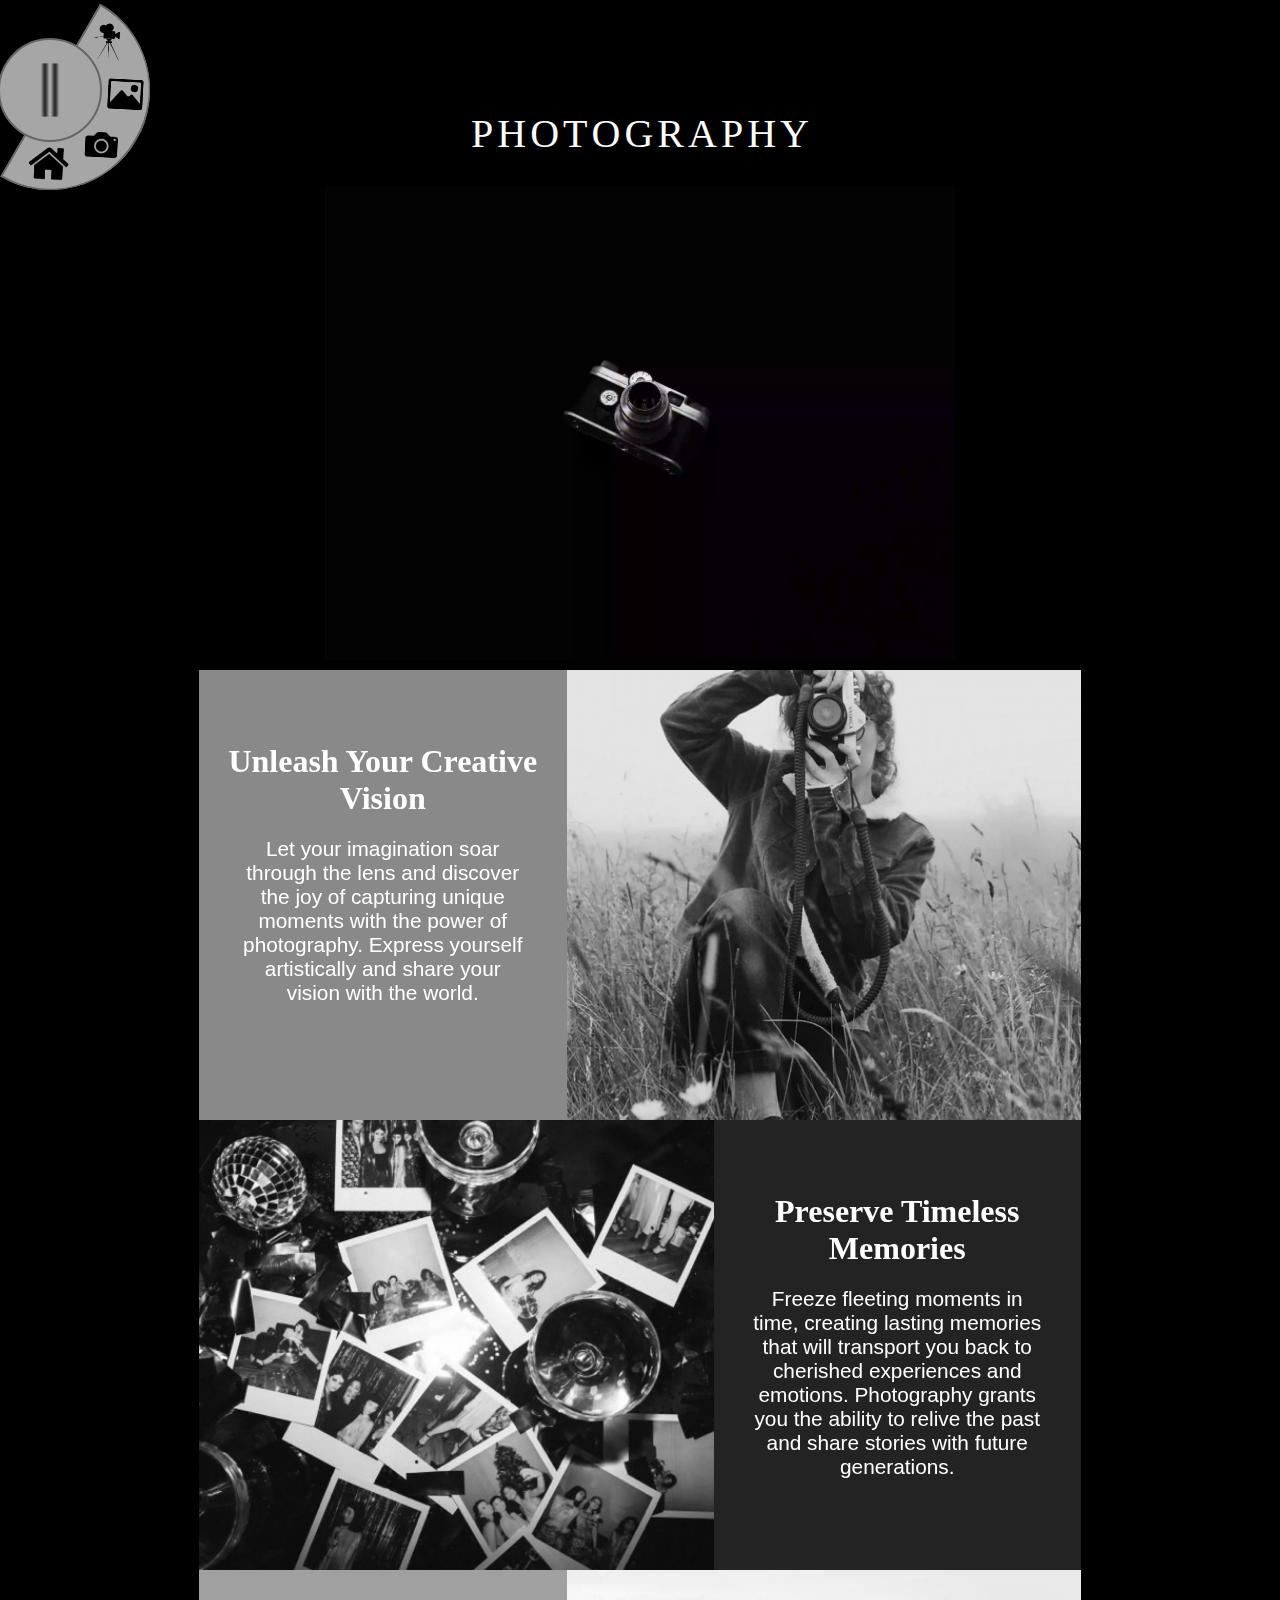
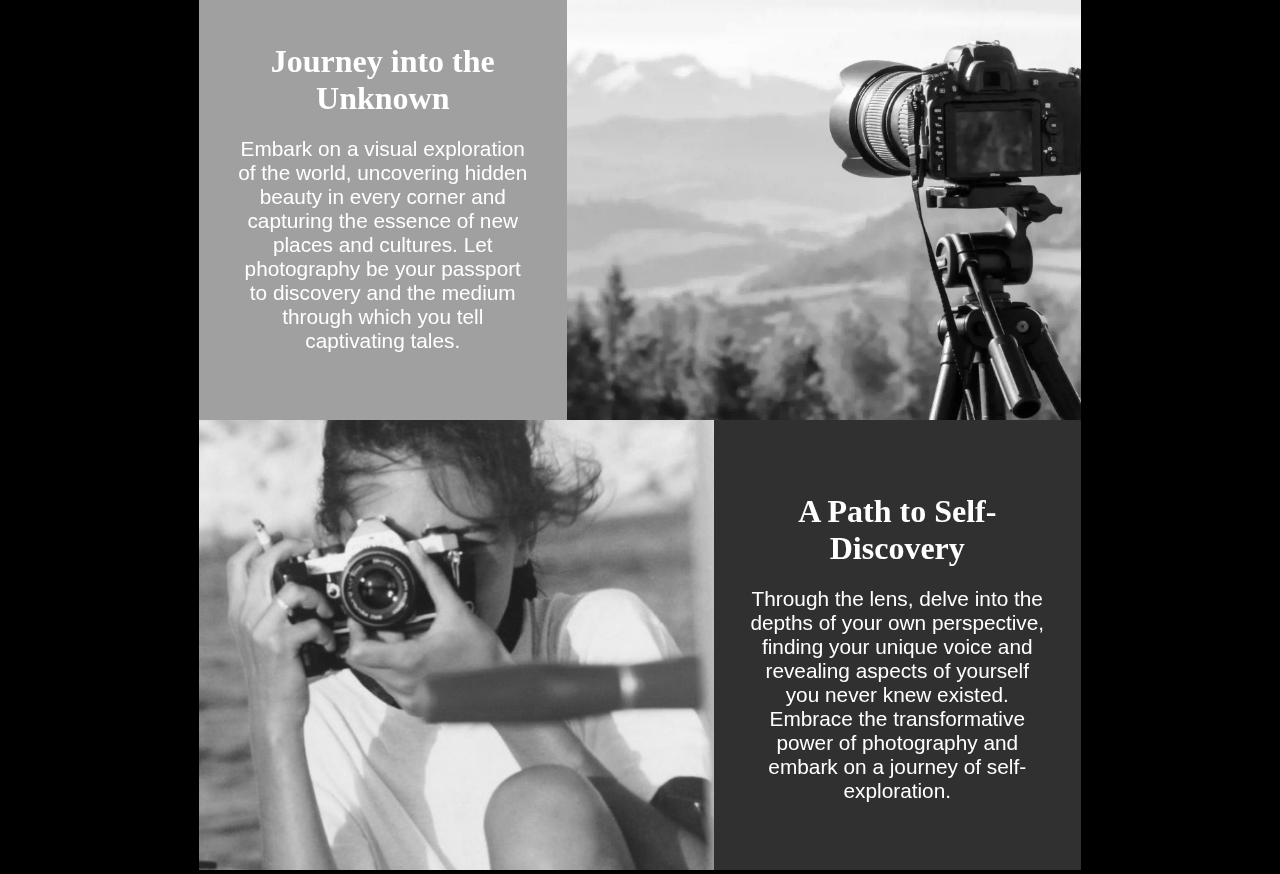
<file: index.html>
<!DOCTYPE html>
<html lang="en">
<head>
    <meta charset="UTF-8">
    <meta http-equiv="X-UA-Compatible" content="IE=edge">
    <meta name="viewport" content="width=device-width, initial-scale=1.0">
    <link rel="stylesheet" type="text/css" href="style.css">

    <!-- <link rel="stylesheet" href="https://fonts.googleapis.com/css2?family=Material+Symbols+Outlined:opsz,wght,FILL,GRAD@20..48,100..700,0..1,-50..200" /> -->

    <title>Photography</title>
    <link rel="icon" href="img/websiteicon.webp">
</head>
<body>

<!-- MENU START -->

<div class="menu">
<div class="menuCircle"></div>
  
<div class="menuBox">
  <div class="flower">
    
    <div class="overflowControl">

  <div class="petal"><div class="icon"></div></div>
  <div class="petal"><div class="icon"></div></div>
  <div class="petal"><div class="icon"></div></div>
  <div class="petal"><div class="icon"></div></div>

  <div class="petal"><div class="icon">
    <a href="history.html"><img src="img/historyicon.webp" alt="Link to history page"/></a>
      </div></div>

  <div class="petal"><div class="icon">
    <a href="gallery.html"><img src="img/galleryicon.webp" alt="Link to gallery page"/></a>
      </div></div>

  <div class="petal"><div class="icon">
    <a href="camera.html"><img src="img/cameraicon.webp" alt="Link to camera page"/></a>
      </div></div>

  <div class="petal"><div class="icon">
    <a href="index.html"><img src="img/homeicon.webp" alt="Link to home page"/></a>
      </div></div>
  
    </div>
    
</div>

<img class="menusymbol" alt="menu symbol" src="img/menusymbol.png">
<!--<span class="material-symbols-outlined">
  drag_handle</span> -->

  <div class="menuCircleOuter"></div>

</div>

</div>

<!-- MENU END -->

<div class="waviy">
  <span style="--i:1">p</span>
  <span style="--i:2">h</span>
  <span style="--i:3">o</span>
  <span style="--i:4">t</span>
  <span style="--i:5">o</span>
  <span style="--i:6">g</span>
  <span style="--i:7">r</span>
  <span style="--i:8">a</span>
  <span style="--i:9">p</span>
  <span style="--i:10">h</span>
  <span style="--i:11">y</span>
 </div>

  <img id="floatingCamera" src="img/camera.webp" alt="Decorative photo"/>
 
 <div class="indexGrid scrollFade">

 
  <div class="box1"><img class="photographyimage" alt="Woman taking picture" src="img/takingpicture.webp"></div>
  
  <div class="text1 imageText">
    <h3>Unleash Your Creative Vision</h3>
    <p>Let your imagination soar through the lens and discover the joy of capturing unique moments with the power of photography. Express yourself artistically and share your vision with the world.
    </p>
  </div>

  <div class="box2"><img class="photographyimage" alt="Polaroid photos" src="img/memories.webp"></div>
  <div class="box3"><img class="photographyimage" alt="Camera photographing nature" src="img/naturephoto.webp"></div>
  <div class="box4"><img class="photographyimage" alt="Woman taking picture" src="img/takingpicture2.webp"></div>

  <div class="text2 imageText">
    <h3>Preserve Timeless Memories</h3>
    <p>Freeze fleeting moments in time, creating lasting memories that will transport you back to cherished experiences and emotions. Photography grants you the ability to relive the past and share stories with future generations.
    </p>
  </div>

  <div class="text3 imageText">
    <h3>Journey into the Unknown</h3>
    <p>Embark on a visual exploration of the world, uncovering hidden beauty in every corner and capturing the essence of new places and cultures. Let photography be your passport to discovery and the medium through which you tell captivating tales.
    </p>
  </div>

  <div class="text4 imageText">
    <h3>A Path to Self-Discovery</h3>
    <p>Through the lens, delve into the depths of your own perspective, finding your unique voice and revealing aspects of yourself you never knew existed. Embrace the transformative power of photography and embark on a journey of self-exploration.
    </p>
  </div>
</div>

</body>
</html>
</file>
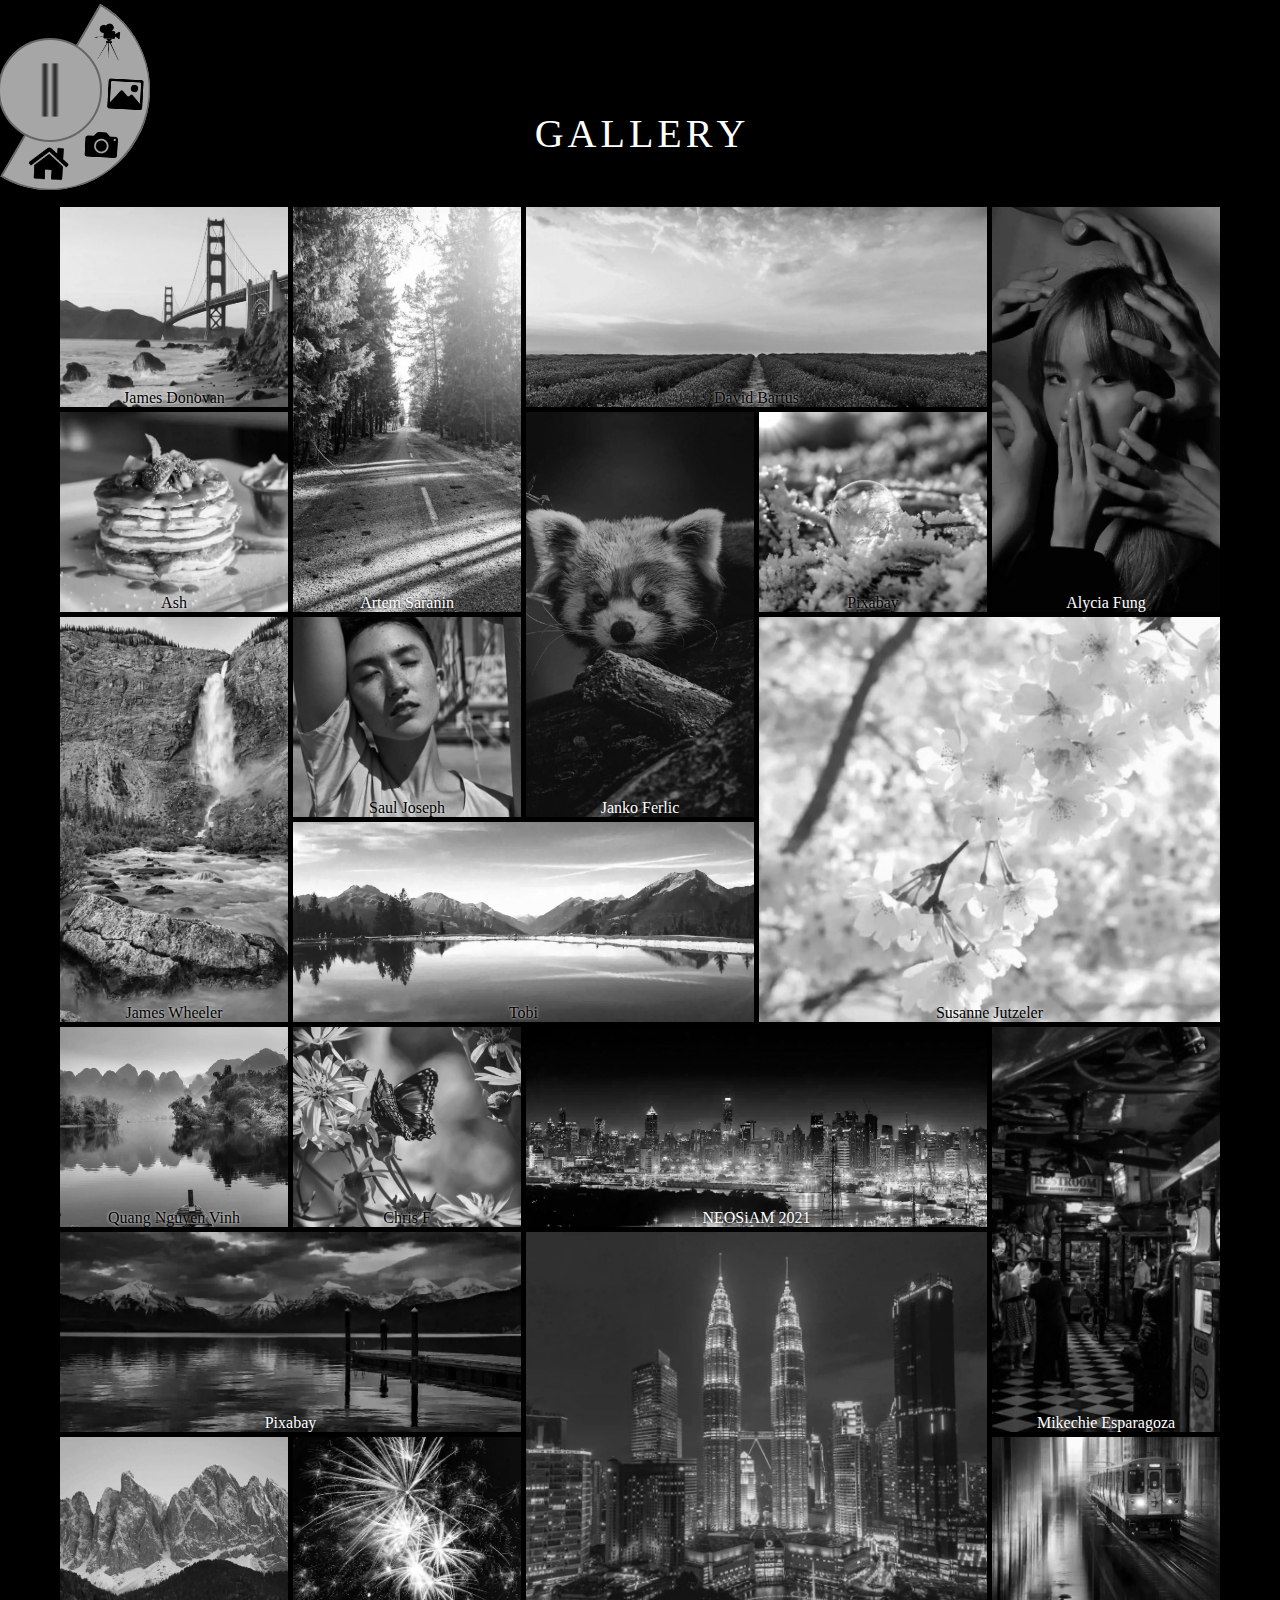
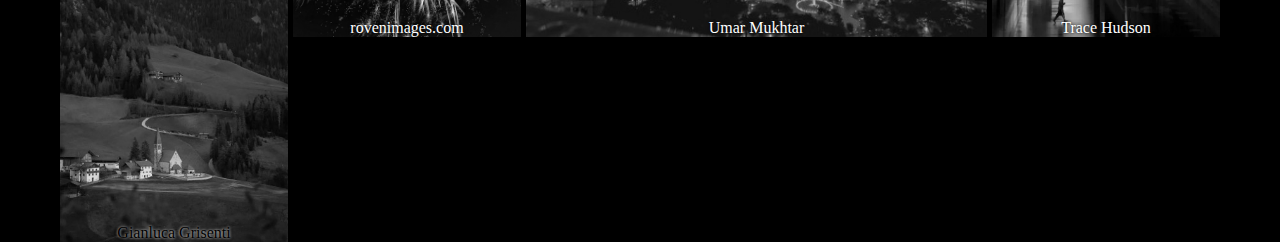
<file: gallery.html>
<!DOCTYPE html>
<html lang="en">
  <head>
    <meta charset="UTF-8">
    <meta http-equiv="X-UA-Compatible" content="IE=edge">
    <meta name="viewport" content="width=device-width, initial-scale=1.0">
    <link rel="stylesheet" type="text/css" href="style.css">

    <!-- <link rel="stylesheet" href="https://fonts.googleapis.com/css2?family=Material+Symbols+Outlined:opsz,wght,FILL,GRAD@20..48,100..700,0..1,-50..200" /> -->

    <title>Photography</title>
    <link rel="icon" href="img/websiteicon.webp">
</head>
<body>

    <!-- MENU START -->

<div class="menu">
<div class="menuCircle">
</div>
  
<div class="menuBox">
  <div class="flower">
    
    <div class="overflowControl">

      <div class="petal"><div class="icon"></div></div>
      <div class="petal"><div class="icon"></div></div>
      <div class="petal"><div class="icon"></div></div>
      <div class="petal"><div class="icon"></div></div>
    
      <div class="petal"><div class="icon">
        <a href="history.html"><img src="img/historyicon.webp" alt="Link to history page"/></a>
          </div></div>
    
      <div class="petal"><div class="icon">
        <a href="gallery.html"><img src="img/galleryicon.webp" alt="Link to gallery page"/></a>
          </div></div>
    
      <div class="petal"><div class="icon">
        <a href="camera.html"><img src="img/cameraicon.webp" alt="Link to camera page"/></a>
          </div></div>
    
      <div class="petal"><div class="icon">
        <a href="index.html"><img src="img/homeicon.webp" alt="Link to home page"/></a>
          </div></div>
        </div>
    
</div>
<img class="menusymbol" src="img/menusymbol.png">
<!--<span class="material-symbols-outlined">
  drag_handle</span> -->

  <div class="menuCircleOuter"></div>
  </div>
</div>
  
</div>

<!-- MENU END -->

<div class="waviy">
  <span style="--i:1">g</span>
  <span style="--i:2">a</span>
  <span style="--i:3">l</span>
  <span style="--i:4">l</span>
  <span style="--i:5">e</span>
  <span style="--i:6">r</span>
  <span style="--i:7">y</span>
 </div>

    <div class="container">
        <div class="normal"><img src="img/bridge.webp"/> <p>James Donovan</p></div>
        <div class="vertical dark"><img src="img/road.webp"/> <p>Artem Saranin</p></div>
        <div class="horizontal"><img src="img/field.webp"/> <p>David Bartus</p></div>
        <div class="vertical dark"><img src="img/portrait.webp"/> <p>Alycia Fung</p></div>
        <div class="normal"><img src="img/pancake.webp"/> <p>Ash</p></div>
        <div class="vertical dark"><img src="img/red_panda.webp"/> <p>Janko Ferlic</p></div>
        <div class="normal"><img src="img/snowflake.webp"/> <p>Pixabay</p></div>
        <div class="vertical"><img src="img/waterfall.webp"/> <p>James Wheeler</p></div>
        <div class="big"><img src="img/cherry_blossom.webp"/> <p>Susanne Jutzeler</p></div>
        <div class="normal"><img src="img/portrait2.webp"/> <p>Saul Joseph</p></div>
        <div class="horizontal"><img src="img/lake.webp"/> <p>Tobi</p></div>
        <div class="normal"><img src="img/boat.webp"/> <p>Quang Nguyen Vinh</p></div>
        <div class="normal"><img src="img/butterfly.webp"/> <p>Chris F</p></div>
        <div class="horizontal dark"><img src="img/city2.webp"/> <p>NEOSiAM 2021</p></div>
        <div class="horizontal dark"><img src="img/sunset.webp"/> <p>Pixabay</p></div>
        <div class="vertical dark"><img src="img/arcade.webp"/> <p>Mikechie Esparagoza</p></div>
        <div class="big dark"><img src="img/city.webp"/> <p>Umar Mukhtar</p></div>
        <div class="vertical"><img src="img/mountain.webp"/> <p>Gianluca Grisenti</p></div>
        <div class="normal dark"><img src="img/firework.webp"/> <p>rovenimages.com</p></div>
        <div class="normal dark"><img src="img/train.webp"/> <p>Trace Hudson</p></div>
    </div>

</body>
</html>
</file>
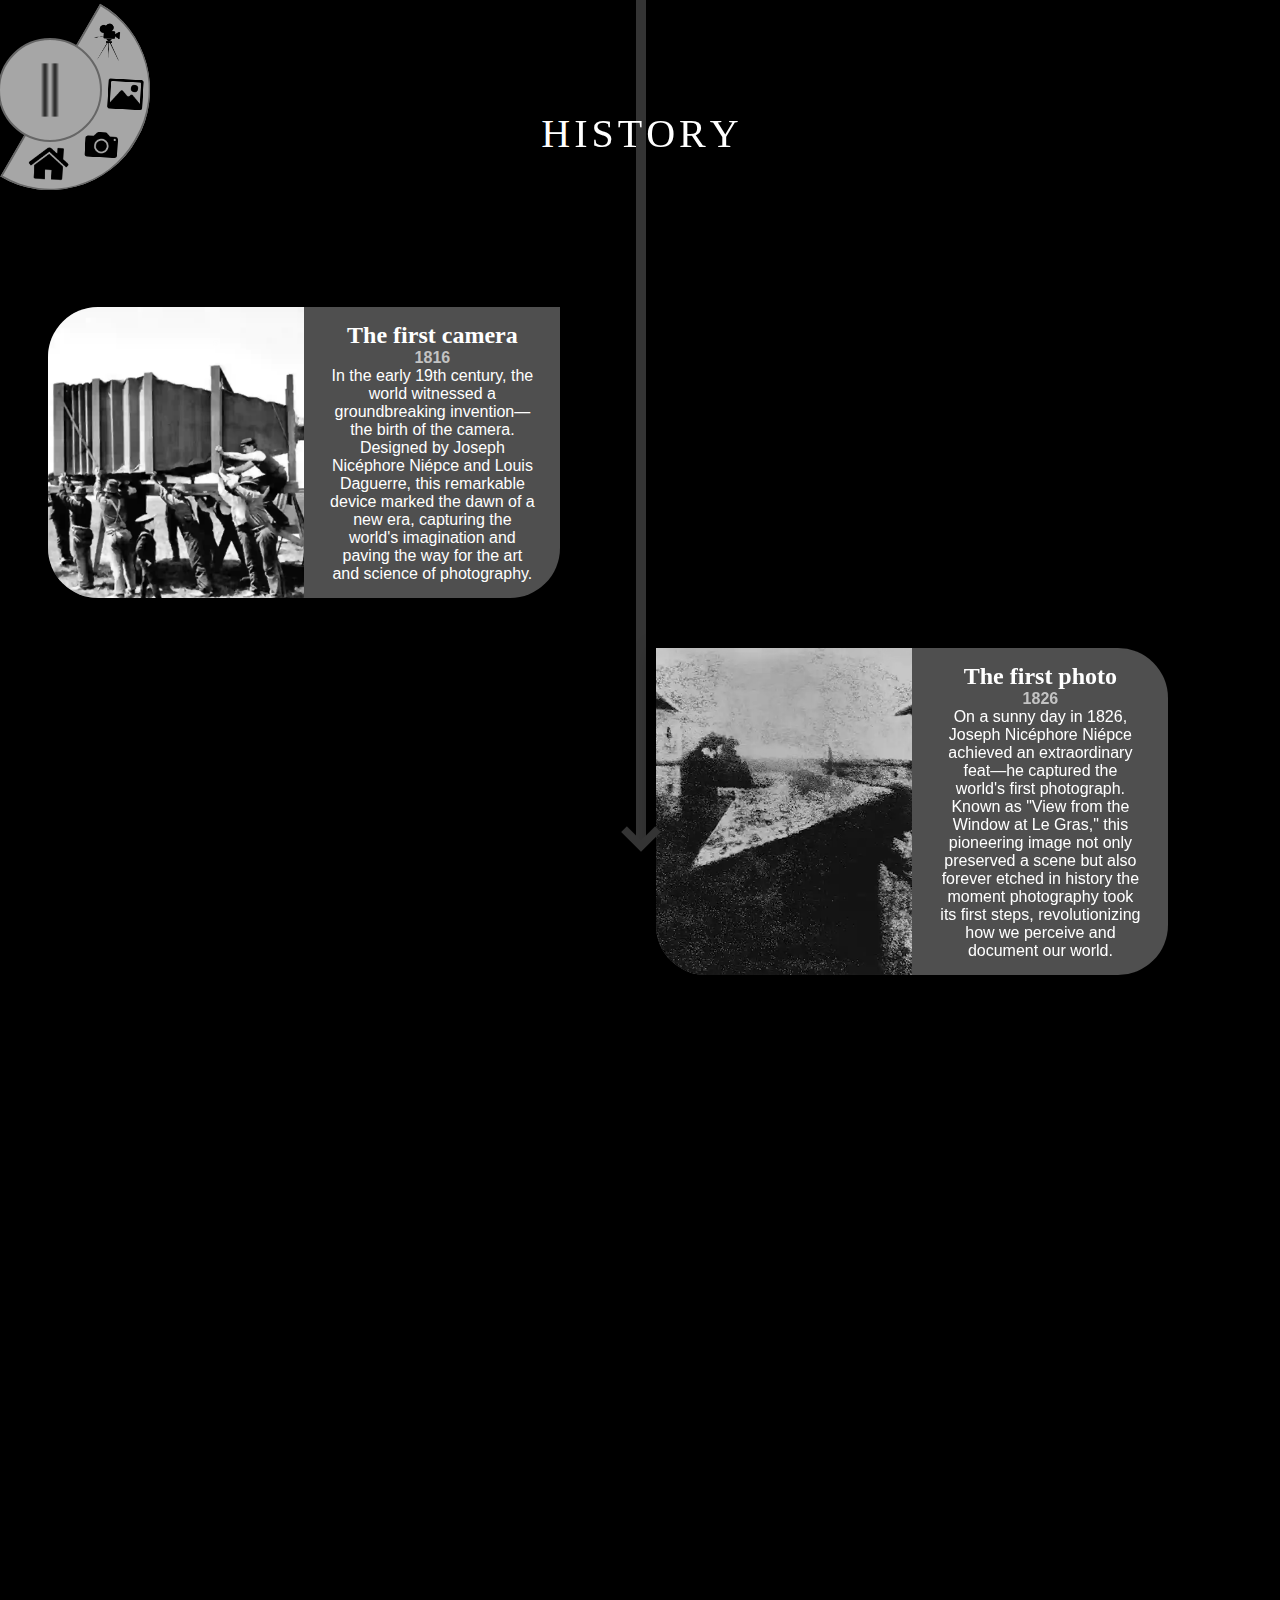
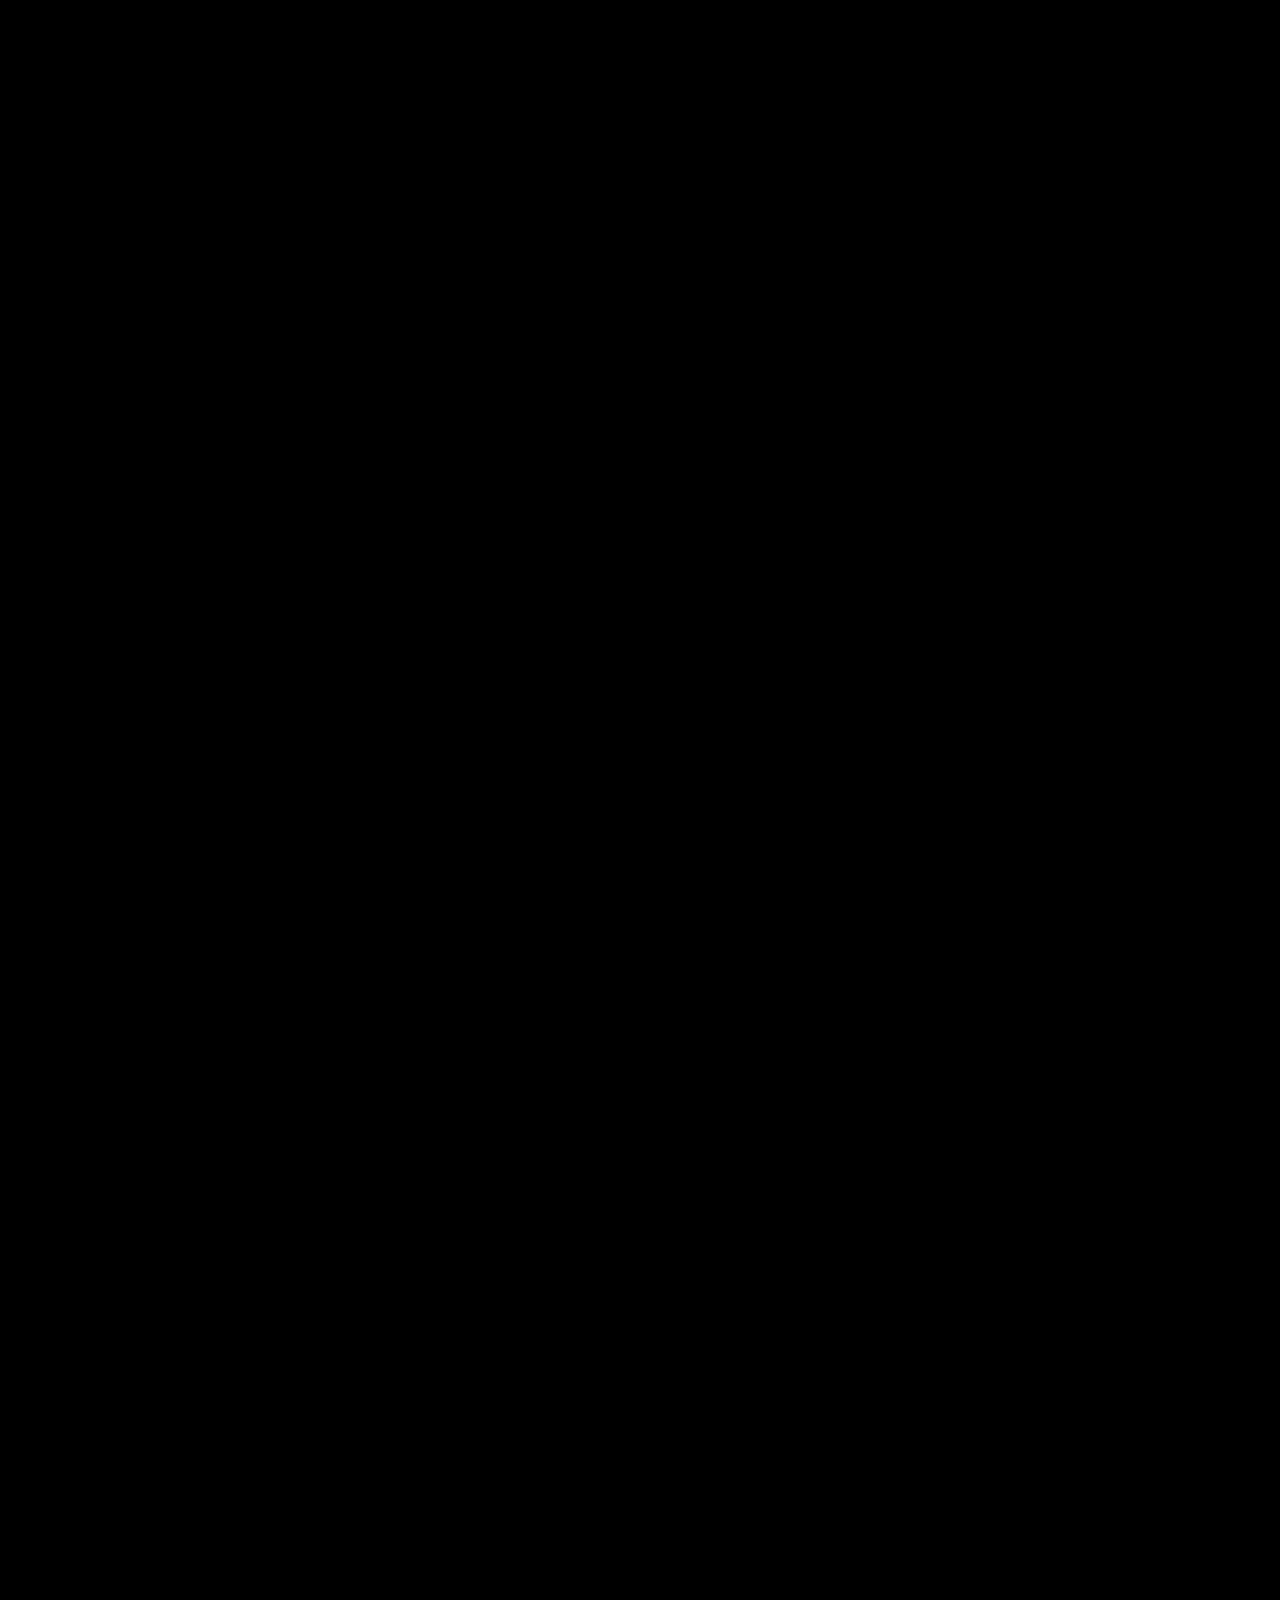
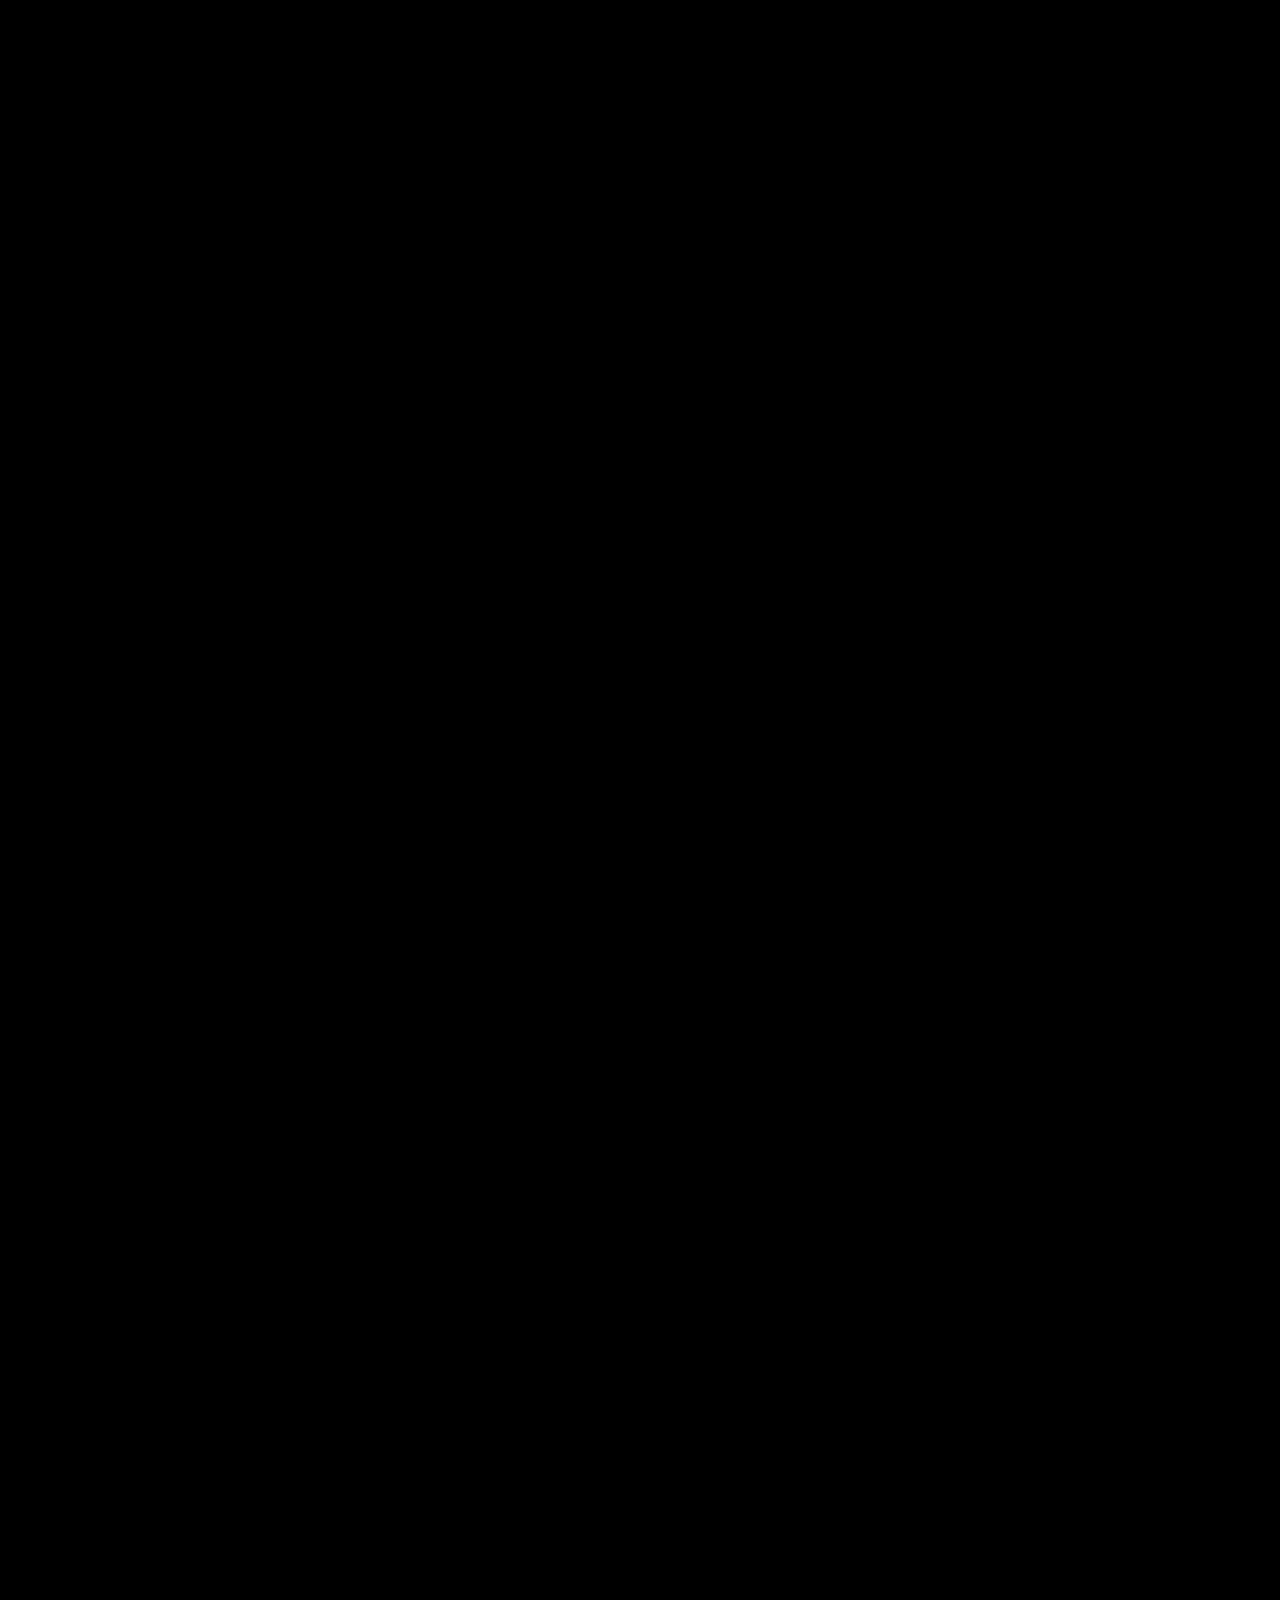
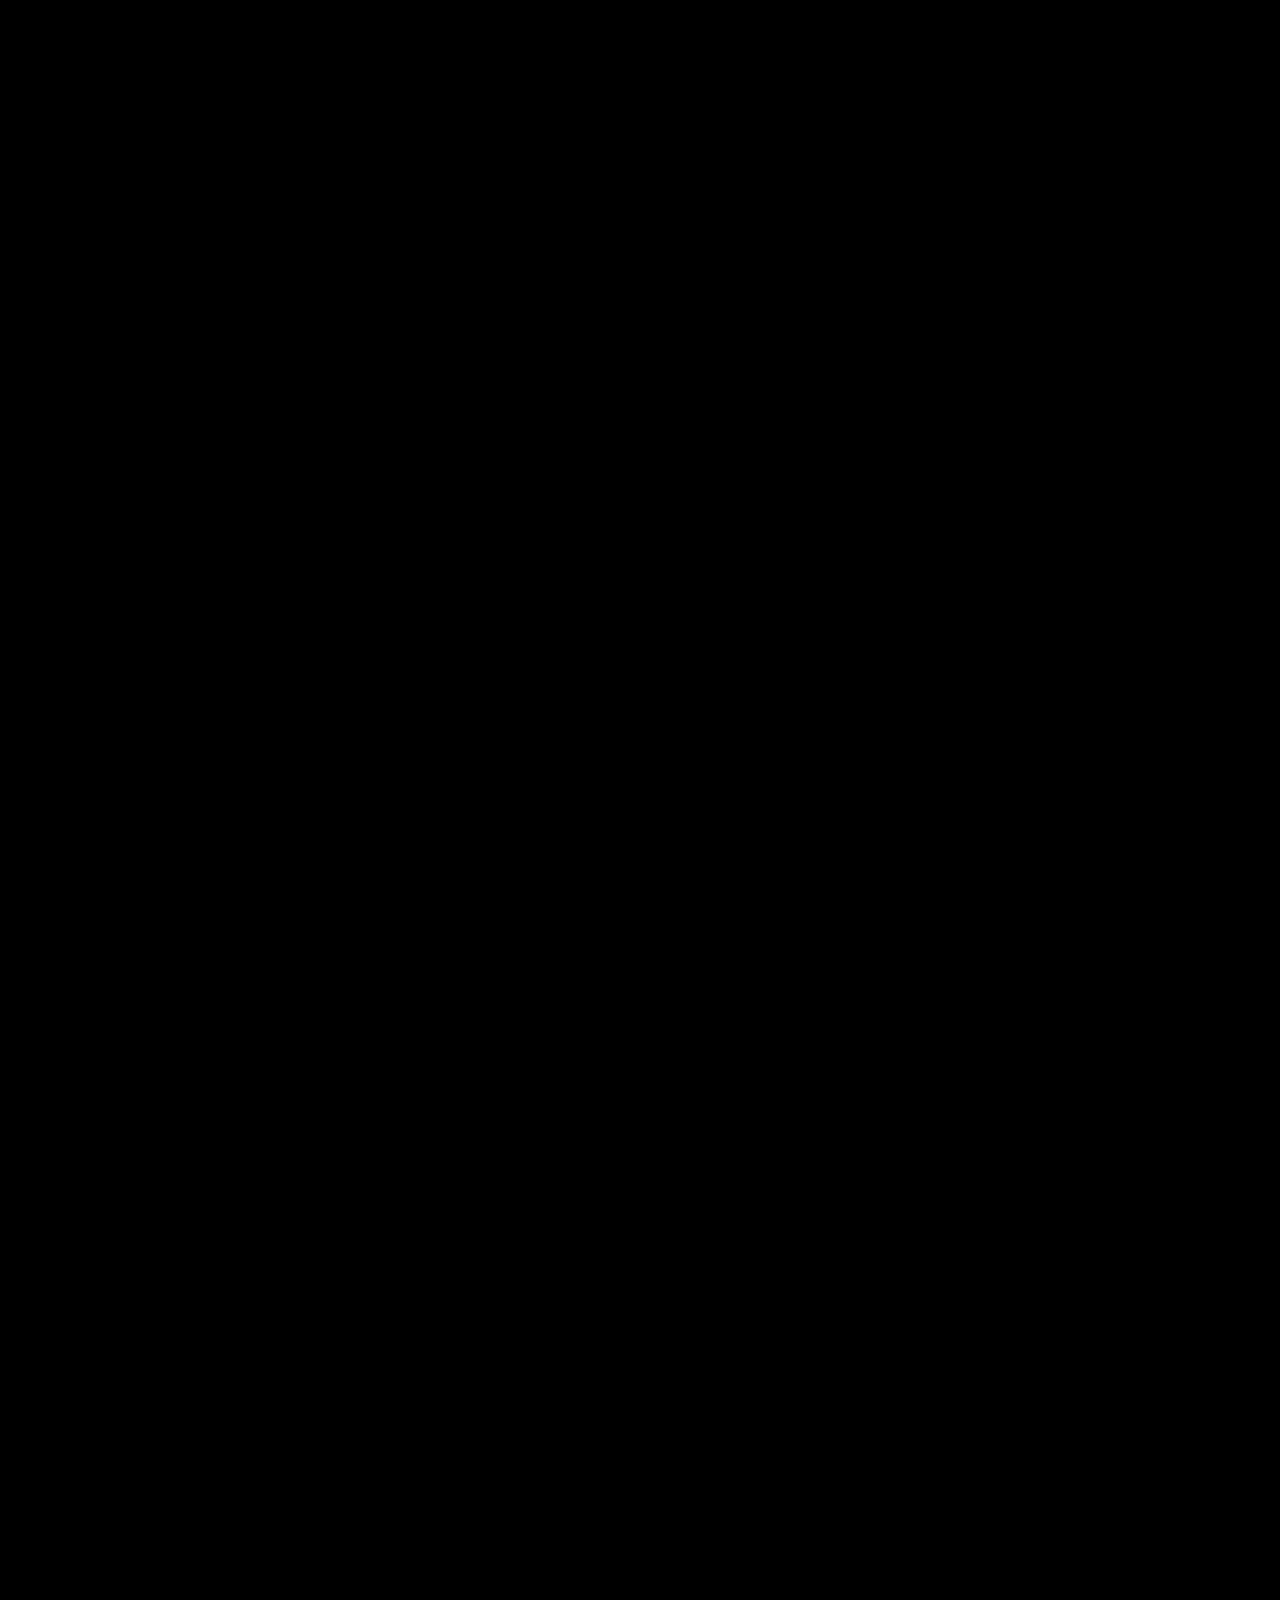
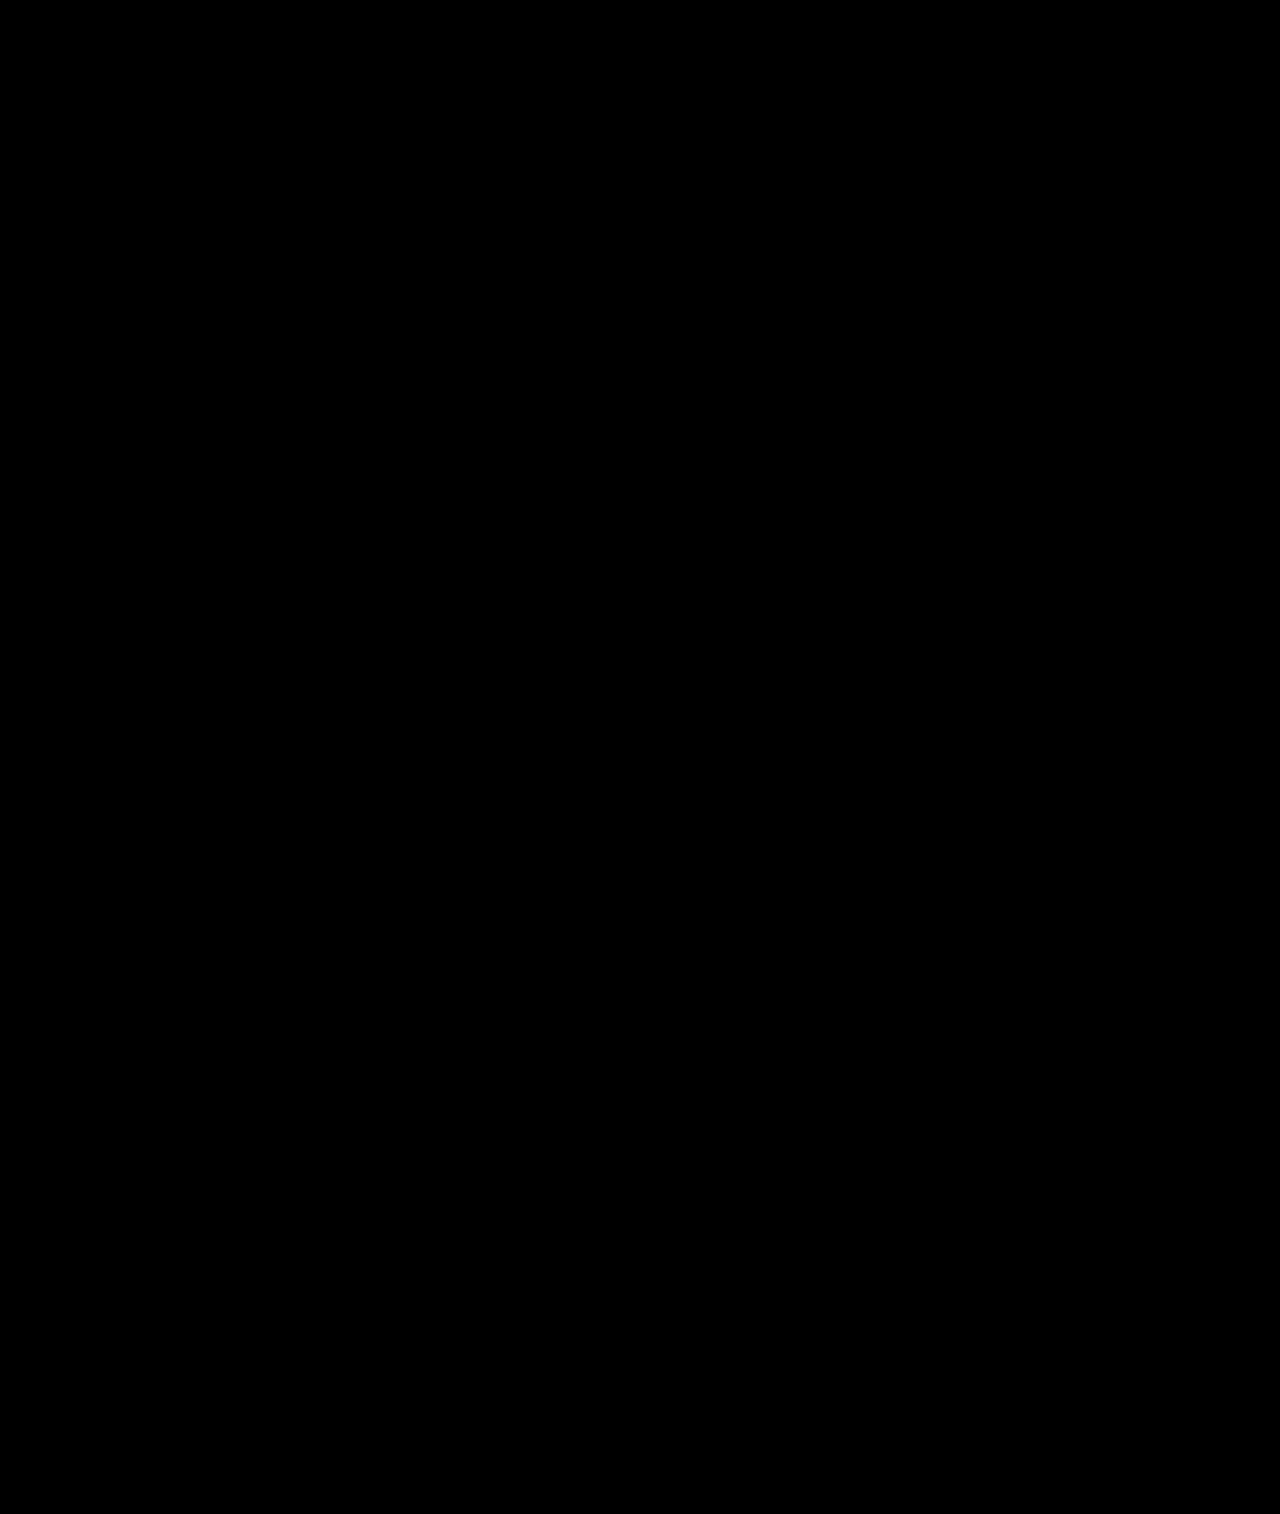
<file: history.html>
<!DOCTYPE html>
<html lang="en">
  <head>
    <meta charset="UTF-8">
    <meta http-equiv="X-UA-Compatible" content="IE=edge">
    <meta name="viewport" content="width=device-width, initial-scale=1.0">
    <link rel="stylesheet" type="text/css" href="style.css">

    <!-- <link rel="stylesheet" href="https://fonts.googleapis.com/css2?family=Material+Symbols+Outlined:opsz,wght,FILL,GRAD@20..48,100..700,0..1,-50..200" /> -->

    <title>Photography</title>
    <link rel="icon" href="img/websiteicon.webp">
</head>
<body>
<!-- MENU START -->

<div class="menu">
<div class="menuCircle">
</div>
  
<div class="menuBox">
  <div class="flower">
    
    <div class="overflowControl">

      <div class="petal"><div class="icon"></div></div>
      <div class="petal"><div class="icon"></div></div>
      <div class="petal"><div class="icon"></div></div>
      <div class="petal"><div class="icon"></div></div>
    
      <div class="petal"><div class="icon">
        <a href="history.html"><img src="img/historyicon.webp" alt="Link to history page"/></a>
          </div></div>
    
      <div class="petal"><div class="icon">
        <a href="gallery.html"><img src="img/galleryicon.webp" alt="Link to gallery page"/></a>
          </div></div>
    
      <div class="petal"><div class="icon">
        <a href="camera.html"><img src="img/cameraicon.webp" alt="Link to camera page"/></a>
          </div></div>
    
      <div class="petal"><div class="icon">
        <a href="index.html"><img src="img/homeicon.webp" alt="Link to home page"/></a>
          </div></div>
      
        </div>
    
</div>
<img class="menusymbol" src="img/menusymbol.png">
<!--<span class="material-symbols-outlined">
  drag_handle</span> -->

  <div class="menuCircleOuter"></div>
  </div>
</div>
  
</div>

<!-- MENU END -->

<div class="waviy">
  <span style="--i:1">h</span>
  <span style="--i:2">i</span>
  <span style="--i:3">s</span>
  <span style="--i:4">t</span>
  <span style="--i:5">o</span>
  <span style="--i:6">r</span>
  <span style="--i:7">y</span>
 </div>

<div class="vertical-line">
</div>
<i class="arrow"></i>

<div class="timeline">
  <ul>
    <li>
      <div class="timeline-content scrollFade red">
        <img alt="Scene from movie" src="img/firstcamera.webp">
        <div class="timeline-text">
          <h2>The first camera</h2>
          <h4 class="date">1816</h4>
          <p>In the early 19th century, the world witnessed a groundbreaking invention—the birth of the camera. Designed by Joseph Nicéphore Niépce and Louis Daguerre, this remarkable device marked the dawn of a new era, capturing the world's imagination and paving the way for the art and science of photography.</p>
        </div>
      </div>
    </li>
    <li>
      <div class="timeline-content scrollFade orange">
        <img alt="Scene from movie" src="img/firstphoto.webp">
        <div class="timeline-text">
          <h2>The first photo</h2>
          <h4 class="date">1826</h4>
          <p>On a sunny day in 1826, Joseph Nicéphore Niépce achieved an extraordinary feat—he captured the world's first photograph. Known as "View from the Window at Le Gras," this pioneering image not only preserved a scene but also forever etched in history the moment photography took its first steps, revolutionizing how we perceive and document our world.</p>
        </div>
      </div>
    </li>
    <li>
      <div class="timeline-content scrollFade yellow">
        <img alt="Scene from movie" src="img/butterfly.webp">
        <div class="timeline-text">
          <h2>Milestone</h2>
          <h4 class="date">August 2nd, 1986</h4>
          <p>Lorem ipsum dolor sit amet, consectetur adipiscing elit, sed do eiusmod tempor incididunt ut labore et dolore magna aliqua. Ut enim ad minim veniam, quis nostrud exercitation ullamco laboris nisi ut aliquip ex ea commodo consequat. Duis aute irure dolor in reprehenderit in voluptate velit esse cillum dolore eu fugiat nulla pariatur.</p>
        </div>
      </div>
    </li>
    <li>
      <div class="timeline-content scrollFade green">
        <img alt="Scene from movie" src="img/butterfly.webp">
        <div class="timeline-text">
          <h2>Milestone</h2>
          <h4 class="date">April 16th, 1988</h4>
          <p>Lorem ipsum dolor sit amet, consectetur adipiscing elit, sed do eiusmod tempor incididunt ut labore et dolore magna aliqua. Ut enim ad minim veniam, quis nostrud exercitation ullamco laboris nisi ut aliquip ex ea commodo consequat. Duis aute irure dolor in reprehenderit in voluptate velit esse cillum dolore eu fugiat nulla pariatur.</p>
        </div>
      </div>
    </li>
    <li>
      <div class="timeline-content scrollFade teal">
        <img alt="Scene from movie" src="img/butterfly.webp">
        <div class="timeline-text">
          <h2>Milestone</h2>
          <h4 class="date">April 16th, 1988</h4>
          <p>Lorem ipsum dolor sit amet, consectetur adipiscing elit, sed do eiusmod tempor incididunt ut labore et dolore magna aliqua. Ut enim ad minim veniam, quis nostrud exercitation ullamco laboris nisi ut aliquip ex ea commodo consequat. Duis aute irure dolor in reprehenderit in voluptate velit esse cillum dolore eu fugiat nulla pariatur.</p>
        </div>
      </div>
    </li>
    <li>
      <div class="timeline-content scrollFade blue">
        <img alt="Scene from movie" src="img/butterfly.webp">
        <div class="timeline-text">
          <h2>Milestone</h2>
          <h4 class="date">July 29th, 1989</h4>
          <p>Lorem ipsum dolor sit amet, consectetur adipiscing elit, sed do eiusmod tempor incididunt ut labore et dolore magna aliqua. Ut enim ad minim veniam, quis nostrud exercitation ullamco laboris nisi ut aliquip ex ea commodo consequat. Duis aute irure dolor in reprehenderit in voluptate velit esse cillum dolore eu fugiat nulla pariatur.</p>
        </div>
      </div>
    </li>
    <li>
      <div class="timeline-content scrollFade purple">
        <img alt="Scene from movie" src="img/butterfly.webp">
        <div class="timeline-text">
          <h2>Milestone</h2>
          <h4 class="date">July 20th, 1991</h4>
          <p>Lorem ipsum dolor sit amet, consectetur adipiscing elit, sed do eiusmod tempor incididunt ut labore et dolore magna aliqua. Ut enim ad minim veniam, quis nostrud exercitation ullamco laboris nisi ut aliquip ex ea commodo consequat. Duis aute irure dolor in reprehenderit in voluptate velit esse cillum dolore eu fugiat nulla pariatur.</p>
        </div>
      </div>
    </li>
    <li>
      <div class="timeline-content scrollFade red">
        <img alt="Scene from movie" src="img/butterfly.webp">
        <div class="timeline-text">
          <h2>Milestone</h2>
          <h4 class="date">July 18th, 1992</h4>
          <p>Lorem ipsum dolor sit amet, consectetur adipiscing elit, sed do eiusmod tempor incididunt ut labore et dolore magna aliqua. Ut enim ad minim veniam, quis nostrud exercitation ullamco laboris nisi ut aliquip ex ea commodo consequat. Duis aute irure dolor in reprehenderit in voluptate velit esse cillum dolore eu fugiat nulla pariatur.</p>
        </div>
      </div>
    </li>
    <li>
      <div class="timeline-content scrollFade orange">
        <img alt="Scene from movie" src="img/butterfly.webp">
        <div class="timeline-text">
          <h2>Milestone</h2>
          <h4 class="date">May 5th, 1993</h4>
          <p>Lorem ipsum dolor sit amet, consectetur adipiscing elit, sed do eiusmod tempor incididunt ut labore et dolore magna aliqua. Ut enim ad minim veniam, quis nostrud exercitation ullamco laboris nisi ut aliquip ex ea commodo consequat. Duis aute irure dolor in reprehenderit in voluptate velit esse cillum dolore eu fugiat nulla pariatur.</p>
        </div>
      </div>
    </li>
    <li>
      <div class="timeline-content scrollFade yellow">
        <img alt="Scene from movie" src="img/butterfly.webp">
        <div class="timeline-text">
          <h2>Milestone</h2>
          <h4 class="date">July 16th, 1994</h4>
          <p>Lorem ipsum dolor sit amet, consectetur adipiscing elit, sed do eiusmod tempor incididunt ut labore et dolore magna aliqua. Ut enim ad minim veniam, quis nostrud exercitation ullamco laboris nisi ut aliquip ex ea commodo consequat. Duis aute irure dolor in reprehenderit in voluptate velit esse cillum dolore eu fugiat nulla pariatur.</p>
        </div>
      </div>
    </li>
    <li>
      <div class="timeline-content scrollFade green">
        <img alt="Scene from movie" src="img/butterfly.webp">
        <div class="timeline-text">
          <h2>Milestone</h2>
          <h4 class="date">July 15th, 1995</h4>
          <p>Lorem ipsum dolor sit amet, consectetur adipiscing elit, sed do eiusmod tempor incididunt ut labore et dolore magna aliqua. Ut enim ad minim veniam, quis nostrud exercitation ullamco laboris nisi ut aliquip ex ea commodo consequat. Duis aute irure dolor in reprehenderit in voluptate velit esse cillum dolore eu fugiat nulla pariatur.</p>
        </div>
      </div>
    </li>
    <li>
      <div class="timeline-content scrollFade teal">
        <img alt="Scene from movie" src="img/butterfly.webp">
        <div class="timeline-text">
          <h2>Milestone</h2>
          <h4 class="date">July 12th, 1997</h4>
          <p>Lorem ipsum dolor sit amet, consectetur adipiscing elit, sed do eiusmod tempor incididunt ut labore et dolore magna aliqua. Ut enim ad minim veniam, quis nostrud exercitation ullamco laboris nisi ut aliquip ex ea commodo consequat. Duis aute irure dolor in reprehenderit in voluptate velit esse cillum dolore eu fugiat nulla pariatur.</p>
        </div>
      </div>
    </li>
    <li>
      <div class="timeline-content scrollFade blue">
        <img alt="Scene from movie" src="img/butterfly.webp">
        <div class="timeline-text">
          <h2>Milestone</h2>
          <h4 class="date">July 17th, 1999</h4>
          <p>Lorem ipsum dolor sit amet, consectetur adipiscing elit, sed do eiusmod tempor incididunt ut labore et dolore magna aliqua. Ut enim ad minim veniam, quis nostrud exercitation ullamco laboris nisi ut aliquip ex ea commodo consequat. Duis aute irure dolor in reprehenderit in voluptate velit esse cillum dolore eu fugiat nulla pariatur.</p>
        </div>
      </div>
    </li>
    <li>
      <div class="timeline-content scrollFade purple">
        <img alt="Scene from movie" src="img/butterfly.webp">
        <div class="timeline-text">
          <h2>Milestone</h2>
          <h4 class="date">July 20th, 2001</h4>
          <p>Lorem ipsum dolor sit amet, consectetur adipiscing elit, sed do eiusmod tempor incididunt ut labore et dolore magna aliqua. Ut enim ad minim veniam, quis nostrud exercitation ullamco laboris nisi ut aliquip ex ea commodo consequat. Duis aute irure dolor in reprehenderit in voluptate velit esse cillum dolore eu fugiat nulla pariatur.</p>
        </div>
      </div>
    </li>
    <li>
      <div class="timeline-content scrollFade red">
        <img alt="Scene from movie" src="img/butterfly.webp">
        <div class="timeline-text">
          <h2>Milestone</h2>
          <h4 class="date">July 19th, 2002</h4>
          <p>Lorem ipsum dolor sit amet, consectetur adipiscing elit, sed do eiusmod tempor incididunt ut labore et dolore magna aliqua. Ut enim ad minim veniam, quis nostrud exercitation ullamco laboris nisi ut aliquip ex ea commodo consequat. Duis aute irure dolor in reprehenderit in voluptate velit esse cillum dolore eu fugiat nulla pariatur.</p>
        </div>
      </div>
    </li>
    <li>
      <div class="timeline-content scrollFade orange">
        <img alt="Scene from movie" src="img/butterfly.webp">
        <div class="timeline-text">
          <h2>Milestone</h2>
          <h4 class="date">November 20th, 2004</h4>
          <p>Lorem ipsum dolor sit amet, consectetur adipiscing elit, sed do eiusmod tempor incididunt ut labore et dolore magna aliqua. Ut enim ad minim veniam, quis nostrud exercitation ullamco laboris nisi ut aliquip ex ea commodo consequat. Duis aute irure dolor in reprehenderit in voluptate velit esse cillum dolore eu fugiat nulla pariatur.</p>
        </div>
      </div>
    </li>
    <li>
      <div class="timeline-content scrollFade yellow">
        <img alt="Scene from movie" src="img/butterfly.webp">
        <div class="timeline-text">
          <h2>Milestone</h2>
          <h4 class="date">July 29th, 2006</h4>
          <p>Lorem ipsum dolor sit amet, consectetur adipiscing elit, sed do eiusmod tempor incididunt ut labore et dolore magna aliqua. Ut enim ad minim veniam, quis nostrud exercitation ullamco laboris nisi ut aliquip ex ea commodo consequat. Duis aute irure dolor in reprehenderit in voluptate velit esse cillum dolore eu fugiat nulla pariatur.</p>
        </div>
      </div>
    </li>
    <li>
      <div class="timeline-content scrollFade green">
        <img alt="Scene from movie" src="img/butterfly.webp">
        <div class="timeline-text">
          <h2>Milestone</h2>
          <h4 class="date">July 19th, 2008</h4>
          <p>Lorem ipsum dolor sit amet, consectetur adipiscing elit, sed do eiusmod tempor incididunt ut labore et dolore magna aliqua. Ut enim ad minim veniam, quis nostrud exercitation ullamco laboris nisi ut aliquip ex ea commodo consequat. Duis aute irure dolor in reprehenderit in voluptate velit esse cillum dolore eu fugiat nulla pariatur.</p>
        </div>
      </div>
    </li>
  </ul>
</div>

<script src="js/scrollfade.js"></script>


</body>
</html>
</file>
<file: style.css>
*{
  margin: 0;
  padding: 0;
}

body{
  margin:0;
  padding: 0;
}



.container > div {
  display: flex;
  justify-content: center;
  align-items: center;
  font-size: 2em;
}

.container > div > img {
  width: 100%;
  height: 100%;
  object-fit:cover; 
  filter: grayscale(1);
  transition: all 0.3s;
}

html, body {
  background-color: black;
  margin: 10px;
}

.container {
  display: grid;
  grid-gap: 5px;
  margin: 50px;
  grid-template-columns: repeat(auto-fit, minmax(200px, 1fr));
  grid-auto-rows: 200px;
  grid-auto-flow: dense;
}

/* STYLES FÖR MOBIL */

@media all and (max-width: 1150px) {
  .container{
    margin:0;
    grid-template-columns: repeat(auto-fit, minmax(200px,400px));
  }

}

.horizontal {
  grid-column: span 2;
  overflow: hidden;
  position: relative;
}

.vertical {
  grid-row: span 2;
  overflow: hidden;
  position: relative;
}

.big {
  grid-column: span 2;
  grid-row: span 2;
  overflow: hidden;
  position: relative;
}

.normal {
  overflow: hidden;
  position: relative;
}

.container p{
position: absolute;
font-size: 0.5em;
bottom: 0;
width: 100%;
border-radius: 20%;
text-align: center;
opacity: 1;
transition: all 0.5s;
text-shadow: rgb(255, 255, 255) 0px 0px 3px;
}

.light p{
  color:black;
}

.dark p{
  text-shadow: rgb(0, 0, 0) 0px 0px 3px;
  color:white;
}

.container img:hover + p{
  opacity:0;
}

.container img:hover{
  filter: grayscale(0);
  scale: 110%;
}

.waviy {
  width: 100%;
  text-align: center;
  margin-top: 100px;
}
.waviy span {
  position: relative;
  display: inline-block;
  font-size: 40px;
  color: #fff;
  text-transform: uppercase;
  animation: flip 3s infinite;
  animation-delay: calc(.2s * var(--i));
  z-index: 100;
}
@keyframes flip {
  0%,80% {
    transform: rotateY(360deg) 
  }
}


/* TIMELINE / HISTORY */

ul {
  list-style: none;
  clear: both;
}

.timeline-content {
  position: relative;
  margin-bottom: 50px;
  display: flex;
  overflow: hidden;
  box-shadow: 0 4px 8px 0 rgba(0, 0, 0, 0.5), 0 6px 20px 0 rgba(0, 0, 0, 0.5);
}

.timeline ul li div img {
  width: 20vw;
  justify-content: flex-start;
  object-fit: cover;
  filter: grayscale(1);
  transition: all 1s;
}

.timeline-text {
  justify-content: flex-end;
  margin: 15px;
}


/*Heading*/

.timeline ul li h2 {
  color: white;
  text-align: center;
  font-family: Cursive;
}
/*Heading*/


/*Date*/
.timeline ul li h4 {
  text-align: center;
  font-family: sans-serif;
}
/*Date*/


/*Description*/
.timeline ul li p {
  color: white;
  text-align: center;
  margin-left: 10px;
  margin-right: 10px;
  font-family: sans-serif;
}
/*Description*/


/* STYLES FÖR DATOR */
@media all and (min-width: 1100px) {

              /* udda list items sätts till vänster */
            li:nth-child(odd) .timeline-content {
              border-radius: 50px 0px 50px 50px; /* Sätter vilket hörn som inte ska vara avrundat */
              left: 3vw;
              width: 40vw;
            }
            /* jämna list items sätts till höger */
            li:nth-child(even) .timeline-content {
              border-radius: 0px 50px 50px 50px; /* Sätter vilket hörn som inte ska vara avrundat */
              left: 50.5vw;
              width: 40vw;
            }
            .vertical-line {
              border-left: 10px solid #343434;
              height: 94%;
              position: fixed;
              left: 50%;
              margin-left: -4px;
              top: 0;
              box-shadow: 0 4px 8px 0 rgba(0, 0, 0, 0.5), 0 6px 20px 0 rgba(0, 0, 0, 0.5);
            }
            .arrow{
              border: solid #343434;
              border-width: 0 8px 8px 0;
              display: inline-block;
              padding: 10px;
              transform: rotate(45deg);
              -webkit-transform: rotate(45deg);
              z-index: 10000;
              left: 50%;
              bottom: 6%;
              position: fixed;
              margin-left: -13px;
            }
        }


/* STYLES FÖR STORLEKAR MELLAN DATOR OCH MOBIL */
@media all and (max-width: 1100px) {
            .timeline-content {
              border-radius: 50px;
              width: 90vw;
            }
        }


/* STYLES FÖR MOBIL */
@media all and (max-width: 590px) {
            .timeline-content{
              width: 100%;
              flex-direction: column-reverse;
            }

            li{
                left:0;
                width: 100%;
              }
              .timeline ul li div img {
                width: 100vw;
                height: 20%;
              }
              ul{
                left: -20px;
                position: relative;
                margin-top: -100px;
              }
          }


.timeline {
  margin-top: 150px;
}

/*  SCROLL ANIMATION */

.scrollFade {
  opacity: 1;
  pointer-events: all;
}
.scrollFade--hidden {
  opacity: 0;
  pointer-events: none;
}
.scrollFade--visible {
  opacity: 1;
  pointer-events: all;
}
.scrollFade--animate {
  transition: opacity 0.4s ease-in-out;
}

/*  SCROLL ANIMATION END */

/*  BACKGROUND COLOURS */

.red:hover{
  background-color: #8e2223;
  color: #f69b9c;
}

.orange:hover{
  background-color: #9d4c26;
  color: #f6b59b;
}

.yellow:hover{
  background-color: #9d9126;
  color: #dcd7b7;
}

.green:hover{
  background-color: #2d6f26;
  color: #afd0af;
}

.teal:hover{
  background-color: #28745d;
  color: #69c1ba;
}

.blue:hover{
  background-color: #262973;
  color: #7c8bd7;
}

.purple:hover{
  background-color: #632a77;
  color: #ad93e8;
}


.timeline-content{
  background-color: #4f4f4f;
  color:#c3c3c3;
  transition: all 1s;
}

.timeline-content:hover img{
  filter: grayscale(0);
}
/* TIMELIME END */

.indexGrid {

  margin: auto;
  margin-top: 10px;
  margin-bottom: 60px;

  top: 100px;
  height: 100%;
  box-shadow: 0 4px 8px 0 rgba(0, 0, 0, 0.5), 0 6px 20px 0 rgba(0, 0, 0, 0.5);
  display: grid;
  grid-template-columns: repeat(12, 1fr);
  grid-template-rows: repeat(4, 250px);
  grid-template-areas:
  "st st st st st si si si si si si si"
  "hi hi hi hi hi hi hi ht ht ht ht ht"
  "tt tt tt tt tt ti ti ti ti ti ti ti"
  "ki ki ki ki ki ki ki kt kt kt kt kt";
}

/* STYLES FÖR DATOR */

@media all and (min-width: 1150px) {
  .indexGrid {
    width: 70%;
    grid-template-rows: repeat(4, 450px);
  }
  .indexGrid h3 {
    font-size: 2em;
    margin: 20px;
    margin-top: 20%;
  }
  .indexGrid p {
    font-size: 1.3em;
    margin: 15px;
    margin-left: 10%;
    margin-right: 10%;
  }
}

/* STYLES FÖR MOBIL */

@media all and (max-width: 1150px) {
  .indexGrid {
    width: 100%;
  }
  #floatingCamera {
    width: 90%;
  }
  .indexGrid h3 {
    font-size: 1.4em;
    margin: 5px;
  }
  .indexGrid p {
    font-size: 0.9em;
    margin: 4px;
  }

}



/* GRID AREAS */

.box1 {
  grid-area: si;
}

.text1 {
  grid-area: st;
  background-color: #948963;
  justify-content: center;
}

.box2 {
  grid-area: hi;
}

.text2 {
  grid-area: ht;
  background-color: #3A1E12;
  justify-content: center;
}


.box3 {
  grid-area: ti;
}

.text3 {
  grid-area: tt;
  background-color: #85a3cc;
  justify-content: center;
}


.box4 {
  grid-area: ki;
}

.text4 {
  grid-area: kt;
  background-color: #462A2B;
  justify-content: center;
}


/* GRID AREAS END */

.photographyimage {
  width: 100%;
  height: 100%;
  object-fit: cover;
  filter: grayscale(1);
  transition: all 1s;
}

.indexGrid h3{
  color: white;
  text-align: center;
  font-family:cursive;
}

.indexGrid p {
  color:white;
  font-family: sans-serif;
  text-align: center;
}

#floatingCamera{
  width: 50%;
  margin-top: 30px;
  margin-left: auto;
  margin-right: auto;
  display: block;
}

#hiddenheader{
  opacity: 0;
  position: absolute;
}

.photographyimage:hover{
  filter: grayscale(0);
}

.photographyimage:hover .imageText{
  filter: grayscale(0);
}

.imageText:hover{
  filter: grayscale(0);
}

.imageText:hover{
  filter: grayscale(0);
}

.imageText{
  filter: grayscale(1);
  transition: all 1s;
}

.transition{
  width: 100%;
  height: 400px;
  background-image: linear-gradient(black, white);
  margin-top: 10%;
}

.transition2{
  width: 100%;
  height: 400px;
  background-image: linear-gradient(white, black);
}

/*MODEL VIEWER*/

:not(:defined) > * {
  display: none;
}

html {
  height: 100%;
}

body {
  margin: 0;
  padding: 0;
  width: 100%;
  height: 100%;
}

model-viewer {
  width: 100%;
  height: 90%;
  background-color: #ffffff;
}


.progress-bar {
  display: block;
  width: 33%;
  height: 10%;
  max-height: 2%;
  position: absolute;
  left: 50%;
  top: 50%;
  transform: translate3d(-50%, -50%, 0);
  border-radius: 25px;
  box-shadow: 0px 3px 10px 3px rgba(0, 0, 0, 0.5), 0px 0px 5px 1px rgba(0, 0, 0, 0.6);
  border: 1px solid rgba(255, 255, 255, 0.9);
  background-color: rgba(0, 0, 0, 0.5);
}

.progress-bar.hide {
  visibility: hidden;
  transition: visibility 0.3s;
}

.update-bar {
  background-color: rgba(255, 255, 255, 0.9);
  width: 0%;
  height: 100%;
  border-radius: 25px;
  float: left;
  transition: width 0.3s;
}

/*MENU*/

*{
  margin: 0;
  padding: 0;
}

.menu{
  display: flex;
  justify-content: center;
  align-items: center;
  width: 200px;
  transform:translate(-60px,-120px);
  position: fixed;
  z-index: 1000;
}
.menuBox{
  width:200px;
  height:200px;
  display: flex;
  justify-content: center;
  align-items: center;
}
.menuCircleOuter{
    width: 200px;
    height: 100px;
    overflow: hidden;
    position: absolute;
    transition: all 1s;
    transform-origin: 50% 100%;
    align-self: center;
    top:0;
  }

.menuBox:hover .menuCircleOuter{
  transform:rotate(120deg);
}

.menuCircleOuter:before{
    height: inherit;
    width: inherit;
    position: absolute;
    content: "";
    border-radius: 100px 100px 0 0;
    background-color: #a6a6a6;
    transform-origin: 50% 100%;
    transition: all 1s;
    rotate: -180deg;
    overflow: hidden;
}

.menuBox:hover .menuCircleOuter:before
{
      transform: rotate(180deg);
      box-shadow: 0 0 0 2px #666666 inset;
}
.menuCircle{
    background-color: #a6a6a6;
    border-radius: 50%;
    width: 100px;
    height: 100px;
    z-index: 100;
    position: absolute;
    pointer-events: none;
    border: 2px solid #666666;
  }

.menuBox:hover .icon
{
      transform: rotate(0deg);
}

/*
.material-symbols-outlined {
  position: absolute;
  transform: translate(0px, 0px);
  z-index: 10000000;
  color: #474747;
  cursor: default;
  transition: all 1s;
  transform-origin: 50% 50%;
  pointer-events: none;
  font-size: 80px !important;
  font-variation-settings:
  'FILL' 0,
  'wght' 500,
  'GRAD' 0,
  'opsz' 48
}

.menuBox:hover .material-symbols-outlined
{
   transform: rotate(90deg);
      
}
*/

.flower {
  width: 300px;
  height: 300px;
  position: relative;
  transform:translate(-21px,56px);
  transform-origin: center;
  z-index: 1000;
}

.overflowControl {
  /*background-color: green;
  opacity: 0.3;*/
  width: 100px;
  height: 200px;
  overflow: hidden;
  position: fixed;
  left: 115px;
  transform-origin: center left;
  transform: rotate(-70deg);
  transition: all 1s;
}

.menuBox:hover .overflowControl
{
   transform: rotate(31deg);
      
}

.menuBox:hover .petal
{
   transform: rotate(152deg);
      
}

.menuBox:hover .flower .petal:nth-child(4) .icon {
  opacity: 1;
}

.menuBox:hover .flower .petal:nth-child(5) .icon {
  opacity: 1;
}
.menuBox:hover .flower .petal:nth-child(6) .icon {
  opacity: 1;
}
.menuBox:hover .flower .petal:nth-child(8) .icon {
  opacity: 1;
}

.flower .petal {
  /*border: 1px solid #999;*/
  position: absolute;
  top: 0;
  display: inline-block;
  width: 30px;
  height: 95px;
  transform-origin: bottom center;
  transition: all 1s;
  left: -14px;
  transform: rotate(-100deg);
}
.flower .petal .icon {
  text-align: center;
  transform: rotate(180deg);
}

.flower .petal .icon img{
  width: 40px;
  border-radius: 20%;
  opacity: 1;
  transition: all 0.3s;
}

.flower .petal .icon img:hover{
  opacity: 0.5;
}

.flower .petal:nth-child(0) {
  rotate: 0deg;
}
.flower .petal:nth-child(0) .icon {
  rotate: 0deg;
}
.flower .petal:nth-child(1) {
  rotate: 45deg;
}
.flower .petal:nth-child(1) .icon {
  rotate: -45deg;
}
.flower .petal:nth-child(2) {
  rotate: 90deg;
}
.flower .petal:nth-child(2) .icon {
  rotate: -90deg;
}
.flower .petal:nth-child(3) {
  rotate: 135deg;
}
.flower .petal:nth-child(3) .icon {
  rotate: -135deg;
}
.flower .petal:nth-child(4) {
  rotate: 180deg;
}
.flower .petal:nth-child(4) .icon {
  rotate: -180deg;
  opacity: 0;
  transition-delay: 0.3s;
}
.flower .petal:nth-child(5) {
  rotate: 225deg;
}
.flower .petal:nth-child(5) .icon {
  rotate: -225deg;
    opacity: 0;
  transition-delay: 0.3s;
}
.flower .petal:nth-child(6) {
  rotate: 270deg;
}
.flower .petal:nth-child(6) .icon {
  rotate: -270deg;
  opacity: 0;
  transition-delay: 0.3s;
}
.flower .petal:nth-child(7) {
  rotate: 315deg;
}
.flower .petal:nth-child(7) .icon {
  rotate: -315deg;
}

.flower .petal:nth-child(8) {
  rotate: 360deg;
}
.flower .petal:nth-child(8) .icon {
  rotate: -360deg;
  opacity: 0;
  transition-delay: 0.3s;
}

.flower .petal:nth-child(9) {
  rotate: 405deg;
}
.flower .petal:nth-child(9) .icon {
  rotate: -405deg;
}

.menusymbol {
  position: absolute;
  transform: translate(0px, 0px);
  z-index: 10000000;
  color: #474747;
  cursor: default;
  transition: all 1s;
  transform-origin: 50% 50%;
  pointer-events: none;
  width: 80px;
  opacity: 0.7;
}

.menuBox:hover .menusymbol
{
   transform: rotate(90deg);
      
}
</file>
